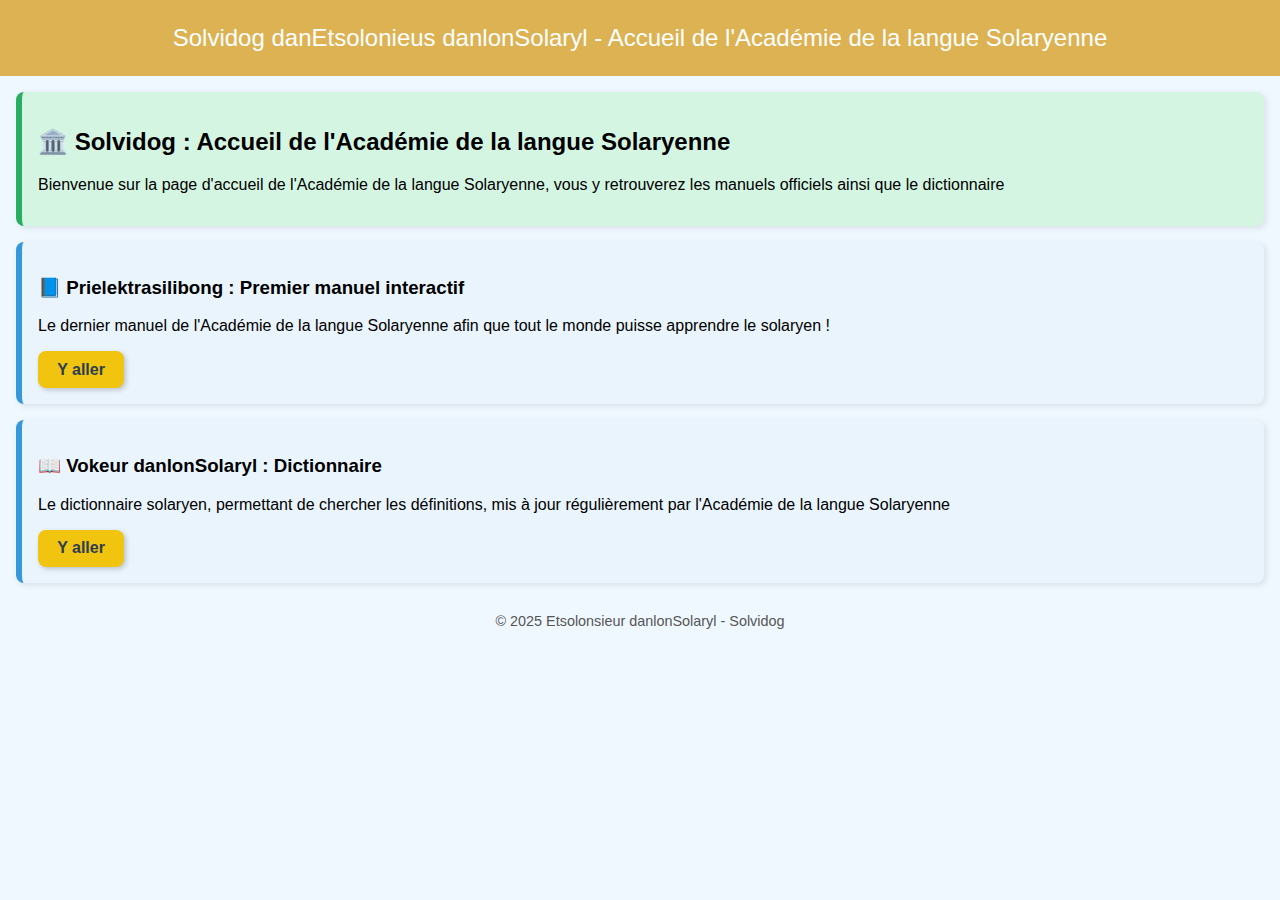
<file: index.html>
<!--
   Copyright 2025 Timoh de Solarys

   Licensed under the Apache License, Version 2.0 (the "License");
   you may not use this file except in compliance with the License.
   You may obtain a copy of the License at

       http://www.apache.org/licenses/LICENSE-2.0

   Unless required by applicable law or agreed to in writing, software
   distributed under the License is distributed on an "AS IS" BASIS,
   WITHOUT WARRANTIES OR CONDITIONS OF ANY KIND, either express or implied.
   See the License for the specific language governing permissions and
   limitations under the License.
-->

<!DOCTYPE html>
<html lang="fr">
<head>
    <meta charset="UTF-8" />
    <meta name="viewport" content="width=device-width, initial-scale=1.0" />
    <title>Etsolonsieur danlonSolaryl - Solvidog</title>
    <link rel="stylesheet" href="style.css" />
    <link rel="icon" href="logo.png"/>
</head>
<body>
    <header>Solvidog danEtsolonieus danlonSolaryl - Accueil de l'Académie de la langue Solaryenne</header>

    <div class="box module">
        <h2>🏛️ Solvidog : Accueil de l'Académie de la langue Solaryenne</h2>
        <p>Bienvenue sur la page d'accueil de l'Académie de la langue Solaryenne, vous y retrouverez les manuels officiels ainsi que le dictionnaire</p>
    </div>

    <div class="box exemple">
        <h3>📘 Prielektrasilibong : Premier manuel interactif</h3>
        <p>Le dernier manuel de l'Académie de la langue Solaryenne afin que tout le monde puisse apprendre le solaryen !</p>
        <button onclick="goTo('prielektrasilibong')">Y aller</button>
    </div>

    <div class="box exemple">
        <h3>📖 Vokeur danlonSolaryl : Dictionnaire</h3>
        <p>Le dictionnaire solaryen, permettant de chercher les définitions, mis à jour régulièrement par l'Académie de la langue Solaryenne</p>
        <button onclick="goTo('https://docs.google.com/spreadsheets/d/1rQRFI3tepqcKQQf5f6CvVyhTd0OoPmCeT_gY991qpPg/edit?usp=sharing')">Y aller</button>
    </div>

    <footer>
        © 2025 Etsolonsieur danlonSolaryl - Solvidog
    </footer>

    <script src="script.js"></script>
</body>
</html>
</file>
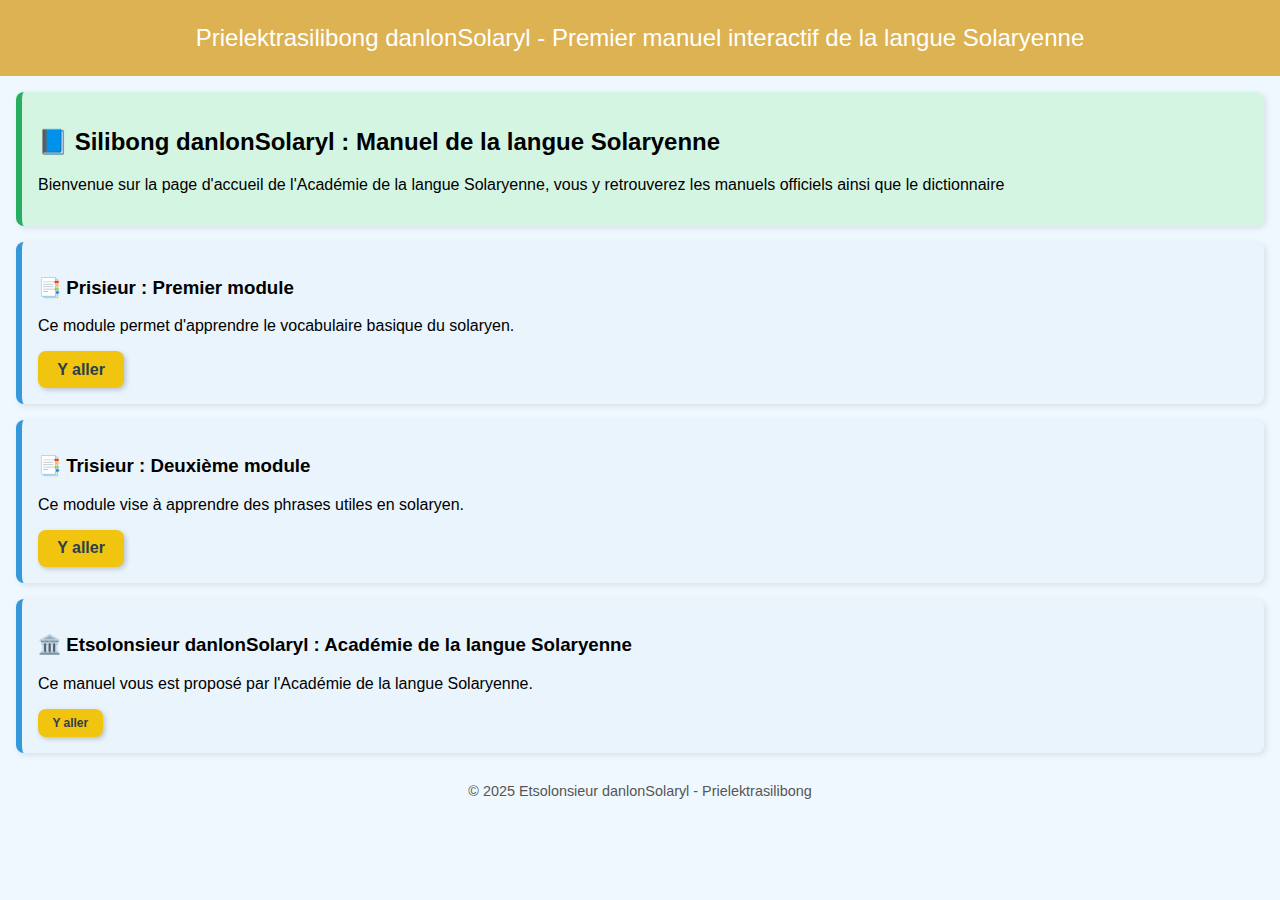
<file: prielektrasilibong/index.html>
<!--
   Copyright 2025 Timoh de Solarys

   Licensed under the Apache License, Version 2.0 (the "License");
   you may not use this file except in compliance with the License.
   You may obtain a copy of the License at

       http://www.apache.org/licenses/LICENSE-2.0

   Unless required by applicable law or agreed to in writing, software
   distributed under the License is distributed on an "AS IS" BASIS,
   WITHOUT WARRANTIES OR CONDITIONS OF ANY KIND, either express or implied.
   See the License for the specific language governing permissions and
   limitations under the License.
-->

<!DOCTYPE html>
<html lang="fr">
<head>
    <meta charset="UTF-8" />
    <meta name="viewport" content="width=device-width, initial-scale=1.0" />
    <title>Etsolonsieur danlonSolaryl - Silibong danlonSolaryl</title>
    <link rel="stylesheet" href="../style.css" />
    <link rel="icon" href="../logo.png"/>
</head>
<body>
    <header>Prielektrasilibong danlonSolaryl - Premier manuel interactif de la langue Solaryenne</header>

    <div class="box module">
        <h2>📘 Silibong danlonSolaryl : Manuel de la langue Solaryenne</h2>
        <p>Bienvenue sur la page d'accueil de l'Académie de la langue Solaryenne, vous y retrouverez les manuels officiels ainsi que le dictionnaire</p>
    </div>

    <div class="box exemple">
        <h3>📑 Prisieur : Premier module</h3>
        <p>Ce module permet d'apprendre le vocabulaire basique du solaryen.</p>
        <button onclick="goTo('prisieur')">Y aller</button>
    </div>
    
    <div class="box exemple">
        <h3>📑 Trisieur : Deuxième module</h3>
        <p>Ce module vise à apprendre des phrases utiles en solaryen.</p>
        <button onclick="goTo('trisieur')">Y aller</button>
    </div>
	
	<div class="box exemple">
        <h3>🏛️ Etsolonsieur danlonSolaryl : Académie de la langue Solaryenne</h3>
        <p>Ce manuel vous est proposé par l'Académie de la langue Solaryenne.</p>
        <button onclick="goTo('..')" class="hbtn">Y aller</button>
    </div>

    <footer>
        © 2025 Etsolonsieur danlonSolaryl - Prielektrasilibong
    </footer>

    <script src="../script.js"></script>
</body>
</html>
</file>
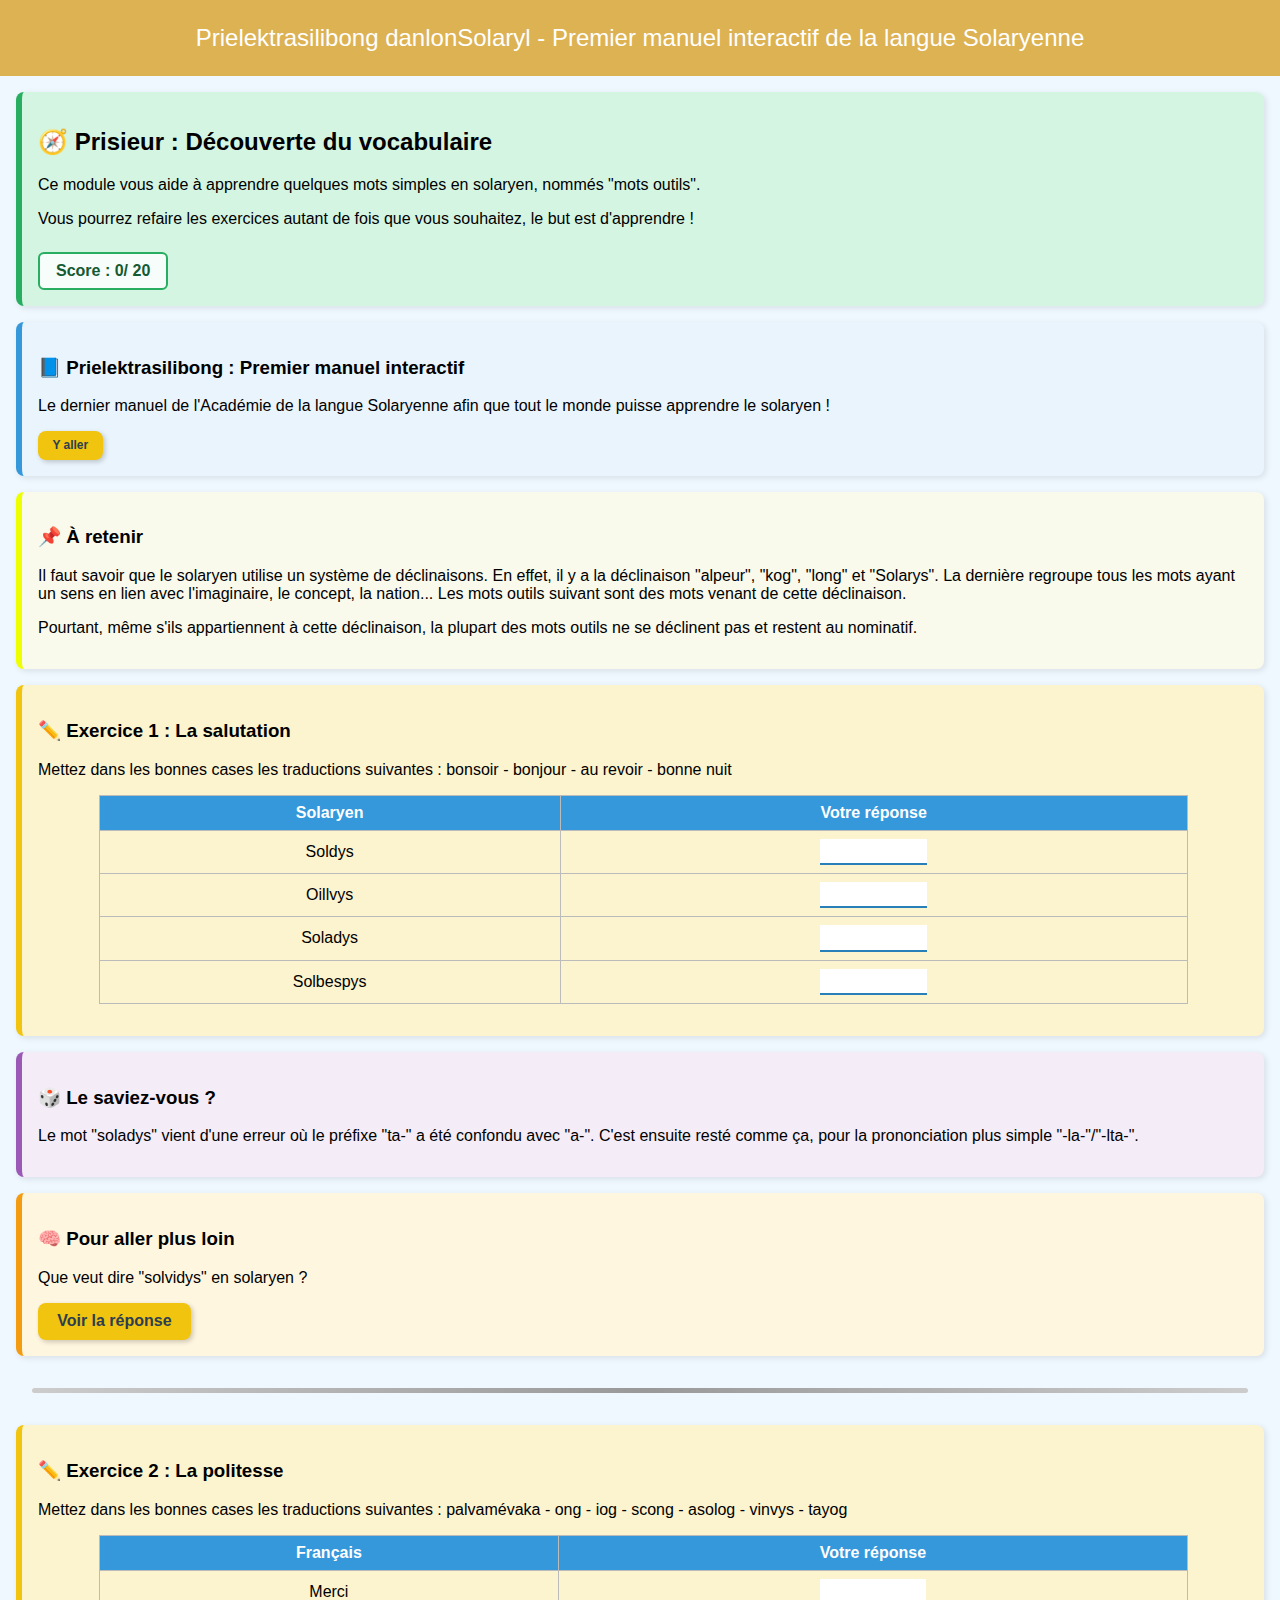
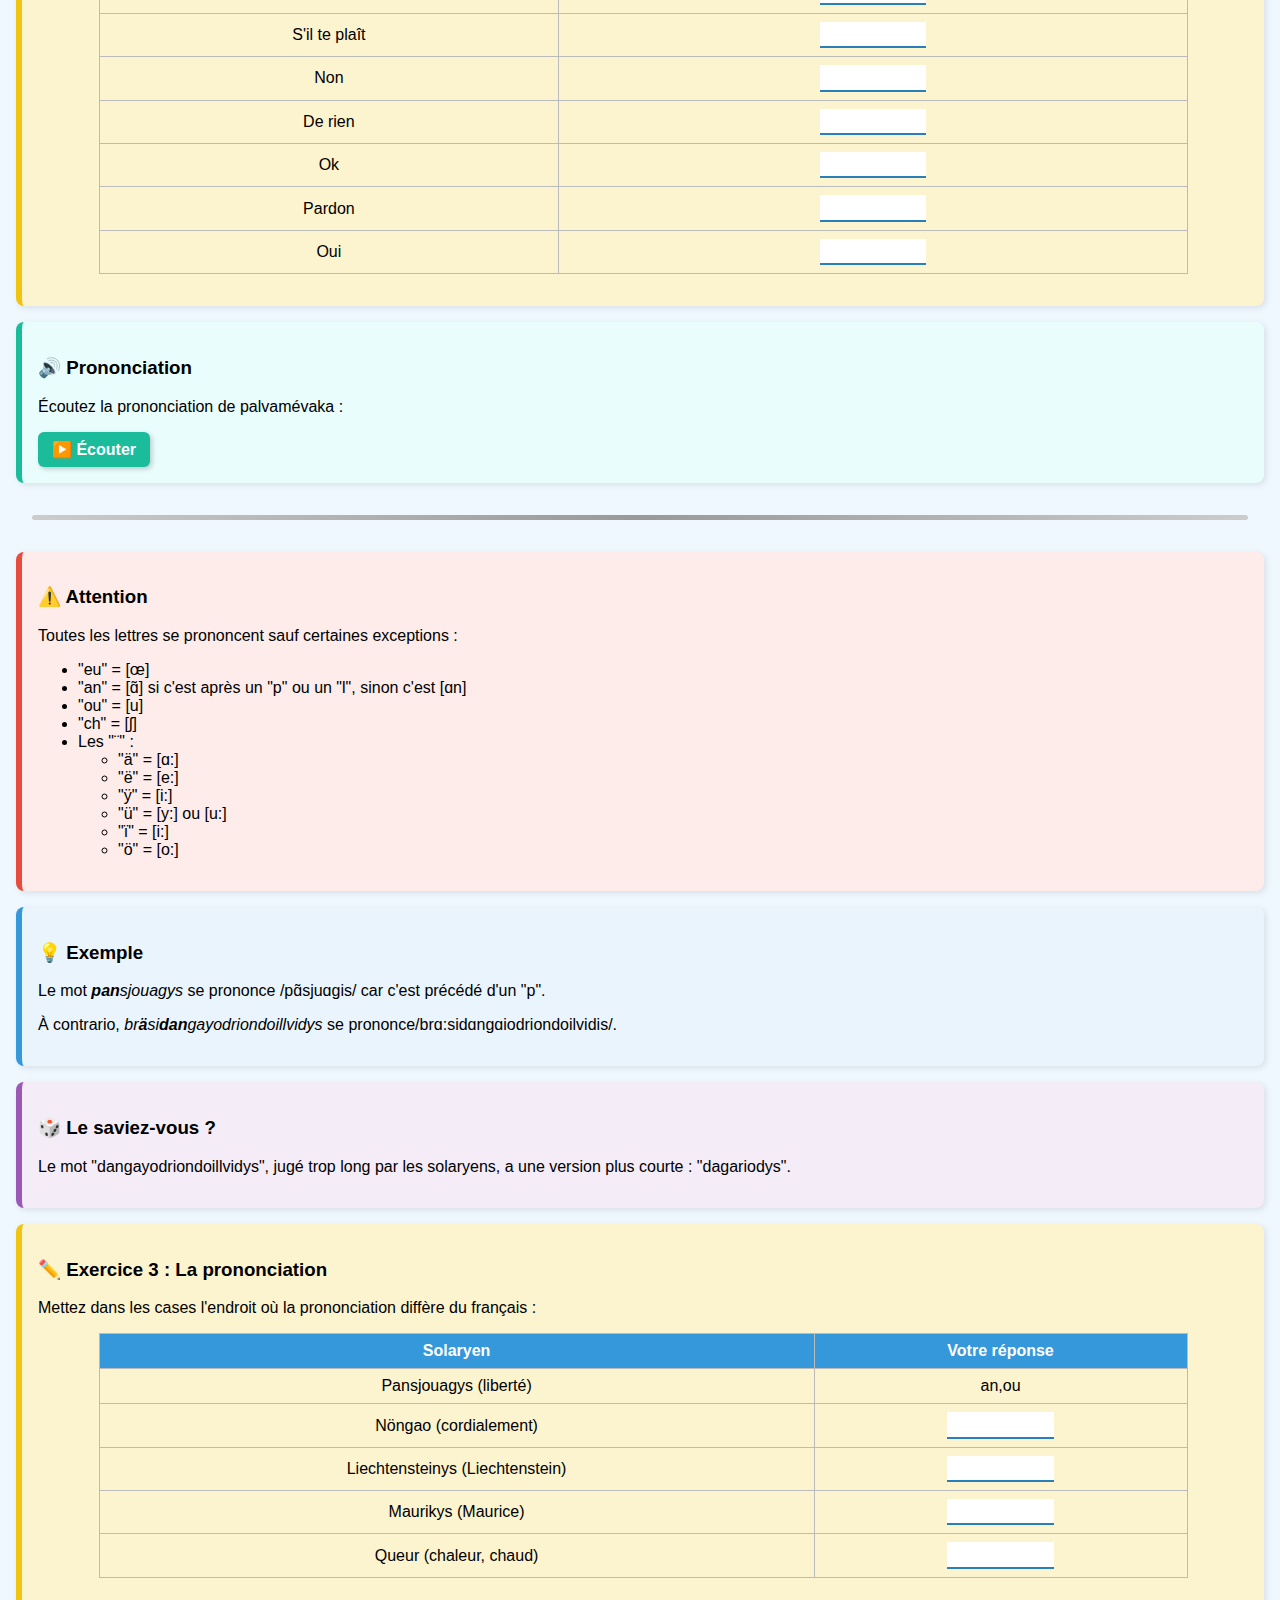
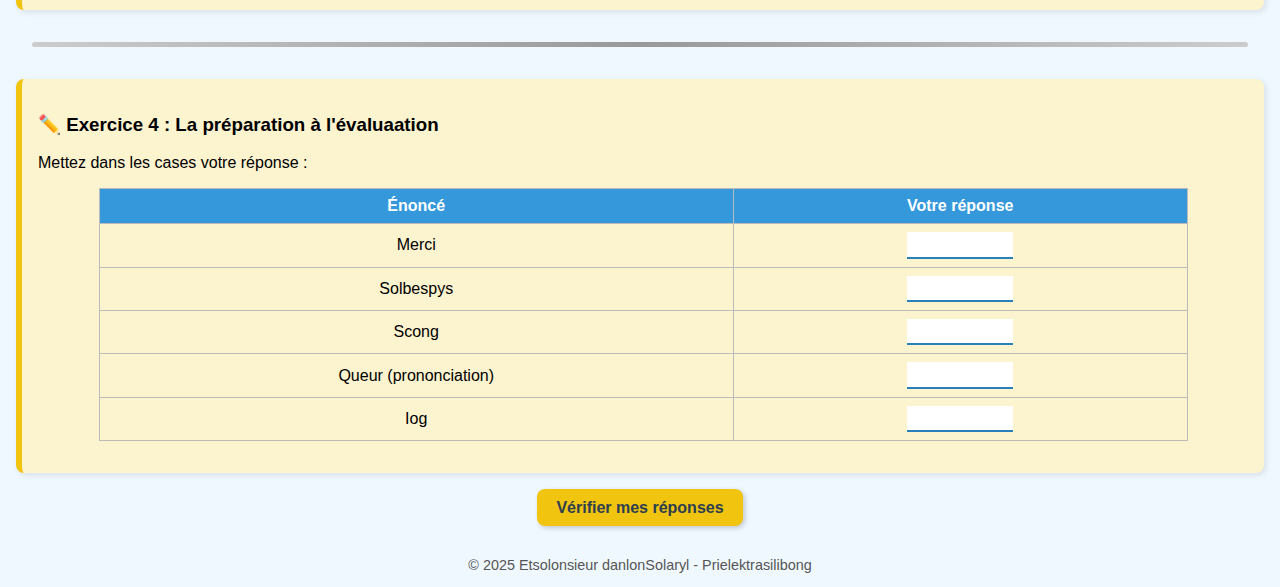
<file: prielektrasilibong/prisieur/index.html>
<!--
   Copyright 2025 Timoh de Solarys

   Licensed under the Apache License, Version 2.0 (the "License");
   you may not use this file except in compliance with the License.
   You may obtain a copy of the License at

       http://www.apache.org/licenses/LICENSE-2.0

   Unless required by applicable law or agreed to in writing, software
   distributed under the License is distributed on an "AS IS" BASIS,
   WITHOUT WARRANTIES OR CONDITIONS OF ANY KIND, either express or implied.
   See the License for the specific language governing permissions and
   limitations under the License.
-->

<!DOCTYPE html>
<html lang="fr">
<head>
    <meta charset="UTF-8"/>
    <meta name="viewport" content="width=device-width, initial-scale=1.0"/>
    <title>Etsolonsieur danlonSolaryl - Prisieur</title>
    <link rel="stylesheet" href="../../style.css"/>
    <link rel="icon" href="../../logo.png"/>
</head>
<body>
	<!-- Alors data-show-answer="true" montre la solu -->
    <header>Prielektrasilibong danlonSolaryl - Premier manuel interactif de la langue Solaryenne</header>

    <div class="box module">
        <h2>🧭 Prisieur : Découverte du vocabulaire</h2>
        <p>Ce module vous aide à apprendre quelques mots simples en solaryen, nommés "mots outils".</p>
		<p>Vous pourrez refaire les exercices autant de fois que vous souhaitez, le but est d'apprendre !</p>
        <div id="score-container">Score : <span id="score">0</span>/ <span id="total">0</span></div>
    </div>
    
	<div class="box exemple">
        <h3>📘 Prielektrasilibong : Premier manuel interactif</h3>
        <p>Le dernier manuel de l'Académie de la langue Solaryenne afin que tout le monde puisse apprendre le solaryen !</p>
        <button onclick="goTo('..')" class="hbtn">Y aller</button>
    </div>
	
	<div class="box retenir">
        <h3>📌 À retenir</h3>
        <p>Il faut savoir que le solaryen utilise un système de déclinaisons. En effet, il y a la déclinaison "alpeur", "kog", "long" et "Solarys". La dernière regroupe tous les mots ayant un sens en lien avec l'imaginaire, le concept, la nation... Les mots outils suivant sont des mots venant de cette déclinaison.</p>
        <p>Pourtant, même s'ils appartiennent à cette déclinaison, la plupart des mots outils ne se déclinent pas et restent au nominatif.</p>
    </div>

    <div class="box exercise">
        <h3>✏️ Exercice 1 : La salutation</h3>
		<p>Mettez dans les bonnes cases les traductions suivantes : bonsoir - bonjour - au revoir - bonne nuit</p>
        <table class="vocabulary-table">
            <thead>
                <tr>
                    <th>Solaryen</th>
                    <th>Votre réponse</th>
                </tr>
            </thead>
            <tbody>
                <tr>
                    <td>Soldys</td>
                    <td class="interactif"><input type="text" data-correct="bonjour"/></td>
                </tr>
                <tr>
                    <td>Oillvys</td>
                    <td class="interactif"><input type="text" data-correct="au revoir"/></td>
                </tr>
                <tr>
                    <td>Soladys</td>
                    <td class="interactif"><input type="text" data-correct="bonne nuit"/></td>
                </tr>
                <tr>
                    <td>Solbespys</td>
                    <td class="interactif"><input type="text" data-correct="bonsoir"/></td>
                </tr>
            </tbody>
        </table>
    </div>
	
    <div class="box culture">
        <h3>🎲 Le saviez-vous ?</h3>
        <p>Le mot "soladys" vient d'une erreur où le préfixe "ta-" a été confondu avec "a-". C'est ensuite resté comme ça, pour la prononciation plus simple "-la-"/"-lta-".</p>
    </div>
	
    <div class="box revealable">
        <h3>🧠 Pour aller plus loin</h3>
        <p>Que veut dire "solvidys" en solaryen ?</p>
        <button onclick="toggleReveal(this)">Voir la réponse</button>
        <div class="reveal-content">C'est "bienvenue" ou "salutation"/"salut".</div>
    </div>

    <hr>
	
	<div class="box exercise">
        <h3>✏️ Exercice 2 : La politesse</h3>
        <p>Mettez dans les bonnes cases les traductions suivantes : palvamévaka - ong - iog - scong - asolog - vinvys - tayog</p>
        <table class="vocabulary-table">
            <thead>
                <tr>
                    <th>Français</th>
                    <th>Votre réponse</th>
                </tr>
            </thead>
            <tbody>
                <tr>
                    <td>Merci</td>
                    <td class="interactif"><input type="text" data-correct="vinvys"/></td>
                </tr>
                <tr>
                    <td>S'il te plaît</td>
                    <td class="interactif"><input type="text" data-correct="palvamévaka"/></td>
                </tr>
                <tr>
                    <td>Non</td>
                    <td class="interactif"><input type="text" data-correct="tayog"/></td>
                </tr>
                <tr>
                    <td>De rien</td>
                    <td class="interactif"><input type="text" data-correct="asolog"/></td>
                </tr>
                <tr>
                    <td>Ok</td>
                    <td class="interactif"><input type="text" data-correct="ong"/></td>
                </tr>
                <tr>
                    <td>Pardon</td>
                    <td class="interactif"><input type="text" data-correct="scong"/></td>
                </tr>
                <tr>
                    <td>Oui</td>
                    <td class="interactif"><input type="text" data-correct="iog"/></td>
                </tr>
            </tbody>
        </table>
    </div>

    <div class="box audio">
        <h3>🔊 Prononciation</h3>
        <p>Écoutez la prononciation de palvamévaka :</p>
        <button onclick="playAudio(this)" data-audio="../../audios/palvamévaka.mp3">▶️ Écouter</button>
    </div>

    <hr>

    <div class="box attention">
        <h3>⚠️ Attention</h3>
        <p>Toutes les lettres se prononcent sauf certaines exceptions :</p>
        <ul>
            <li>"eu" = [œ]</li>
            <li>"an" = [ɑ̃] si c'est après un "p" ou un "l", sinon c'est [ɑn]</li>
            <li>"ou" = [u]</li>
            <li>"ch" = [ʃ]</li>
            <li>
                Les "¨" :
                <ul>
                    <li>"ä" = [ɑ:]</li>
                    <li>"ë" = [e:]</li>
                    <li>"ÿ" = [i:]</li>
                    <li>"ü" = [y:] ou [u:]</li>
                    <li>"ï" = [i:]</li>
                    <li>"ö" = [o:]</li>
                </ul>
            </li>
        </ul>
    </div>

    <div class="box exemple">
        <h3>💡 Exemple</h3>
        <p>Le mot <i><b>pan</b>sjouagys</i> se prononce /pɑ̃sjuɑgis/ car c'est précédé d'un "p".</p>
        <p>À contrario, <i>br<b>ä</b>si<b>dan</b>gayodriondoillvidys</i> se prononce/brɑ:sidɑngɑiodriondoilvidis/.</p>
    </div>

    <div class="box culture">
        <h3>🎲 Le saviez-vous ?</h3>
        <p>Le mot "dangayodriondoillvidys", jugé trop long par les solaryens, a une version plus courte : "dagariodys".</p>
    </div>

    <div class="box exercise">
        <h3>✏️ Exercice 3 : La prononciation</h3>
        <p>Mettez dans les cases l'endroit où la prononciation diffère du français :</p>
        <table class="vocabulary-table">
            <thead>
                <tr>
                    <th>Solaryen</th>
                    <th>Votre réponse</th>
                </tr>
            </thead>
            <tbody>
                <tr>
                    <td>Pansjouagys (liberté)</td>
                    <td>an,ou</td>
                </tr>
                <tr>
                    <td>Nöngao (cordialement)</td>
                    <td class="interactif"><input type="text" data-correct="ö" data-show-answer="true"/></td>
                </tr>
                <tr>
                    <td>Liechtensteinys (Liechtenstein)</td>
                    <td class="interactif"><input type="text" data-correct="ch" data-show-answer="true"/></td>
                </tr>
                <tr>
                    <td>Maurikys (Maurice)</td>
                    <td class="interactif"><input type="text" data-correct="au" data-show-answer="true"/></td>
                </tr>
                <tr>
                    <td>Queur (chaleur, chaud)</td>
                    <td class="interactif"><input type="text" data-correct="qu" data-show-answer="true"/></td>
                </tr>
            </tbody>
        </table>
    </div>

    <hr>

    <div class="box exercise">
        <h3>✏️ Exercice 4 : La préparation à l'évaluaation</h3>
        <p>Mettez dans les cases votre réponse :</p>
        <table class="vocabulary-table">
            <thead>
                <tr>
                    <th>Énoncé</th>
                    <th>Votre réponse</th>
                </tr>
            </thead>
            <tbody>
                <tr>
                    <td>Merci</td>
                    <td class="interactif"><input type="text" data-correct="vinvys" data-show-answer="true"/></td>
                </tr>
                <tr>
                    <td>Solbespys</td>
                    <td class="interactif"><input type="text" data-correct="bonsoir" data-show-answer="true"/></td>
                </tr>
                <tr>
                    <td>Scong</td>
                    <td class="interactif"><input type="text" data-correct="pardon" data-show-answer="true"/></td>
                </tr>
                <tr>
                    <td>Queur (prononciation)</td>
                    <td class="interactif"><input type="text" data-correct="qu" data-show-answer="true"/></td>
                </tr>
                <tr>
                    <td>Iog</td>
                    <td class="interactif"><input type="text" data-correct="oui" data-show-answer="true"/></td>
                </tr>
            </tbody>
        </table>
    </div>

    <p style="text-align: center;"><button onclick="checkAnswers()">Vérifier mes réponses</button></p>

    <footer>
        © 2025 Etsolonsieur danlonSolaryl - Prielektrasilibong
    </footer>

    <script src="../../script.js"></script>
</body>
</html>
</file>
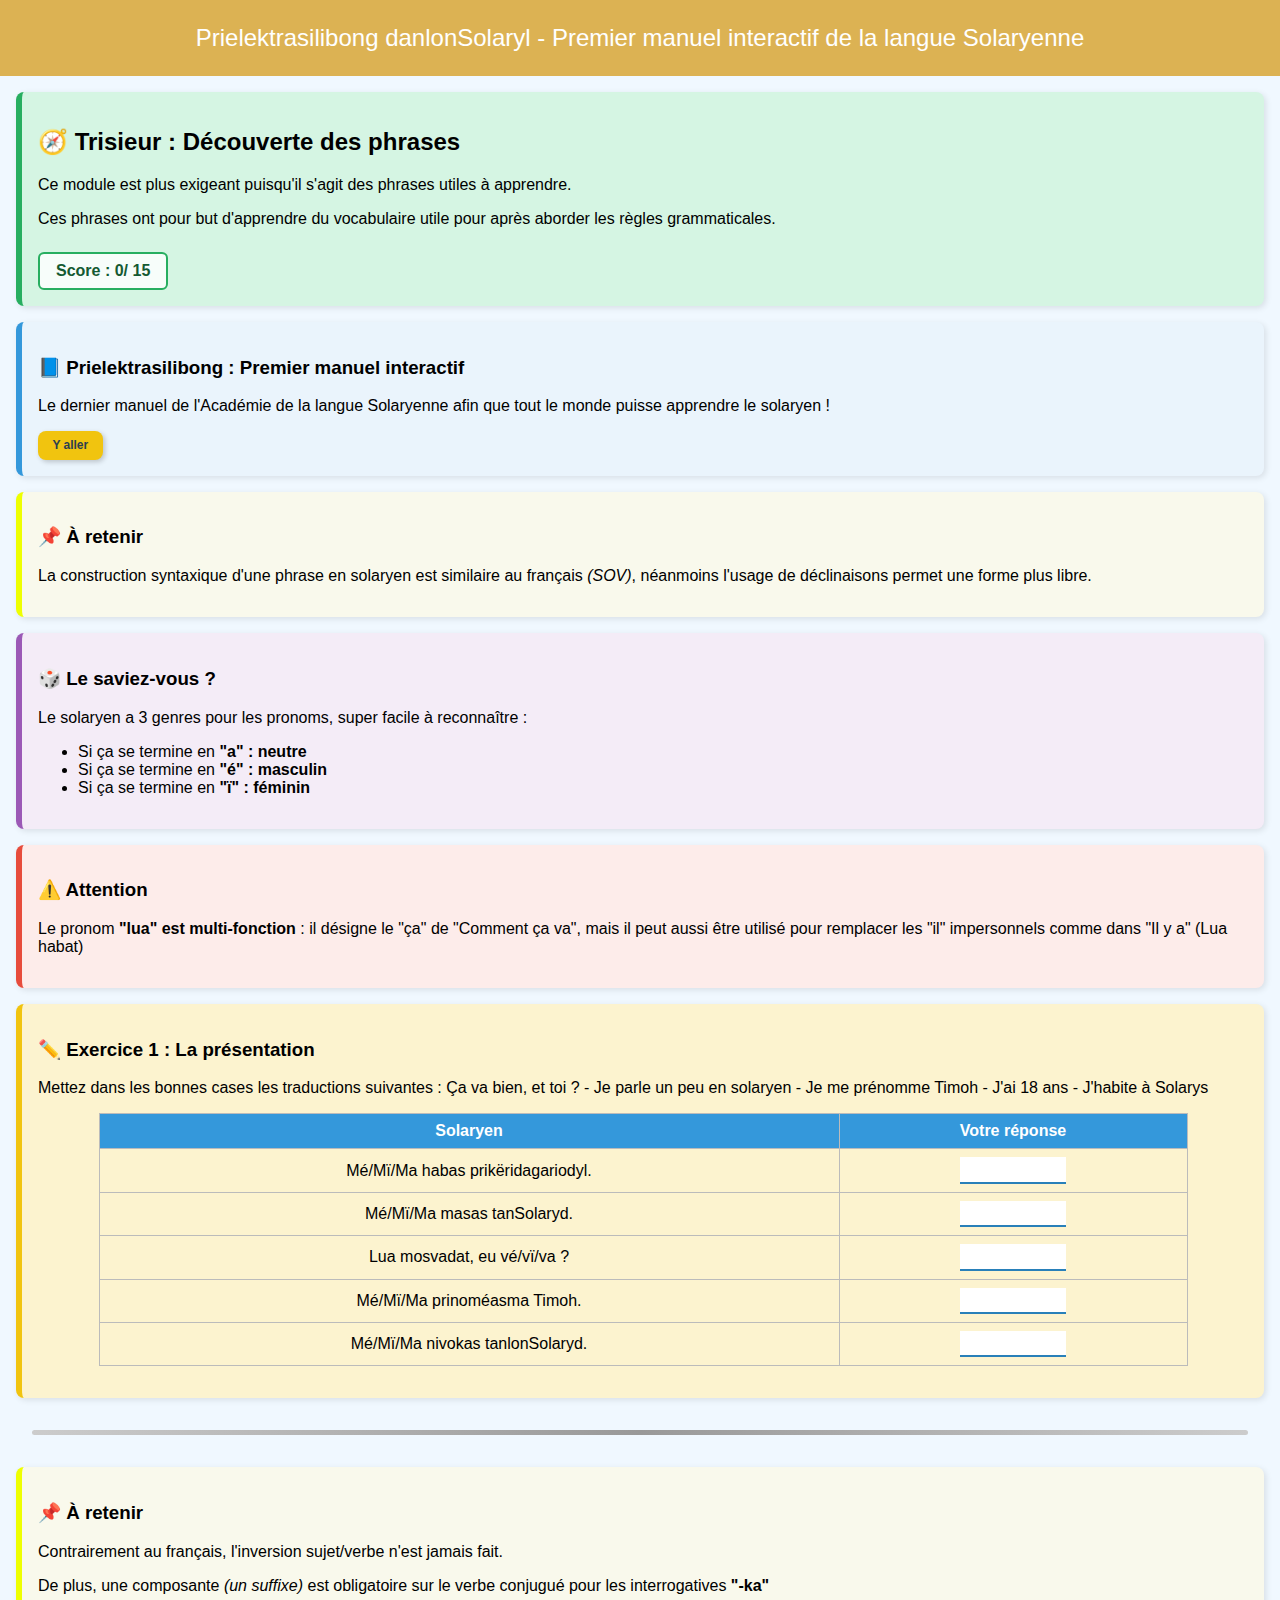
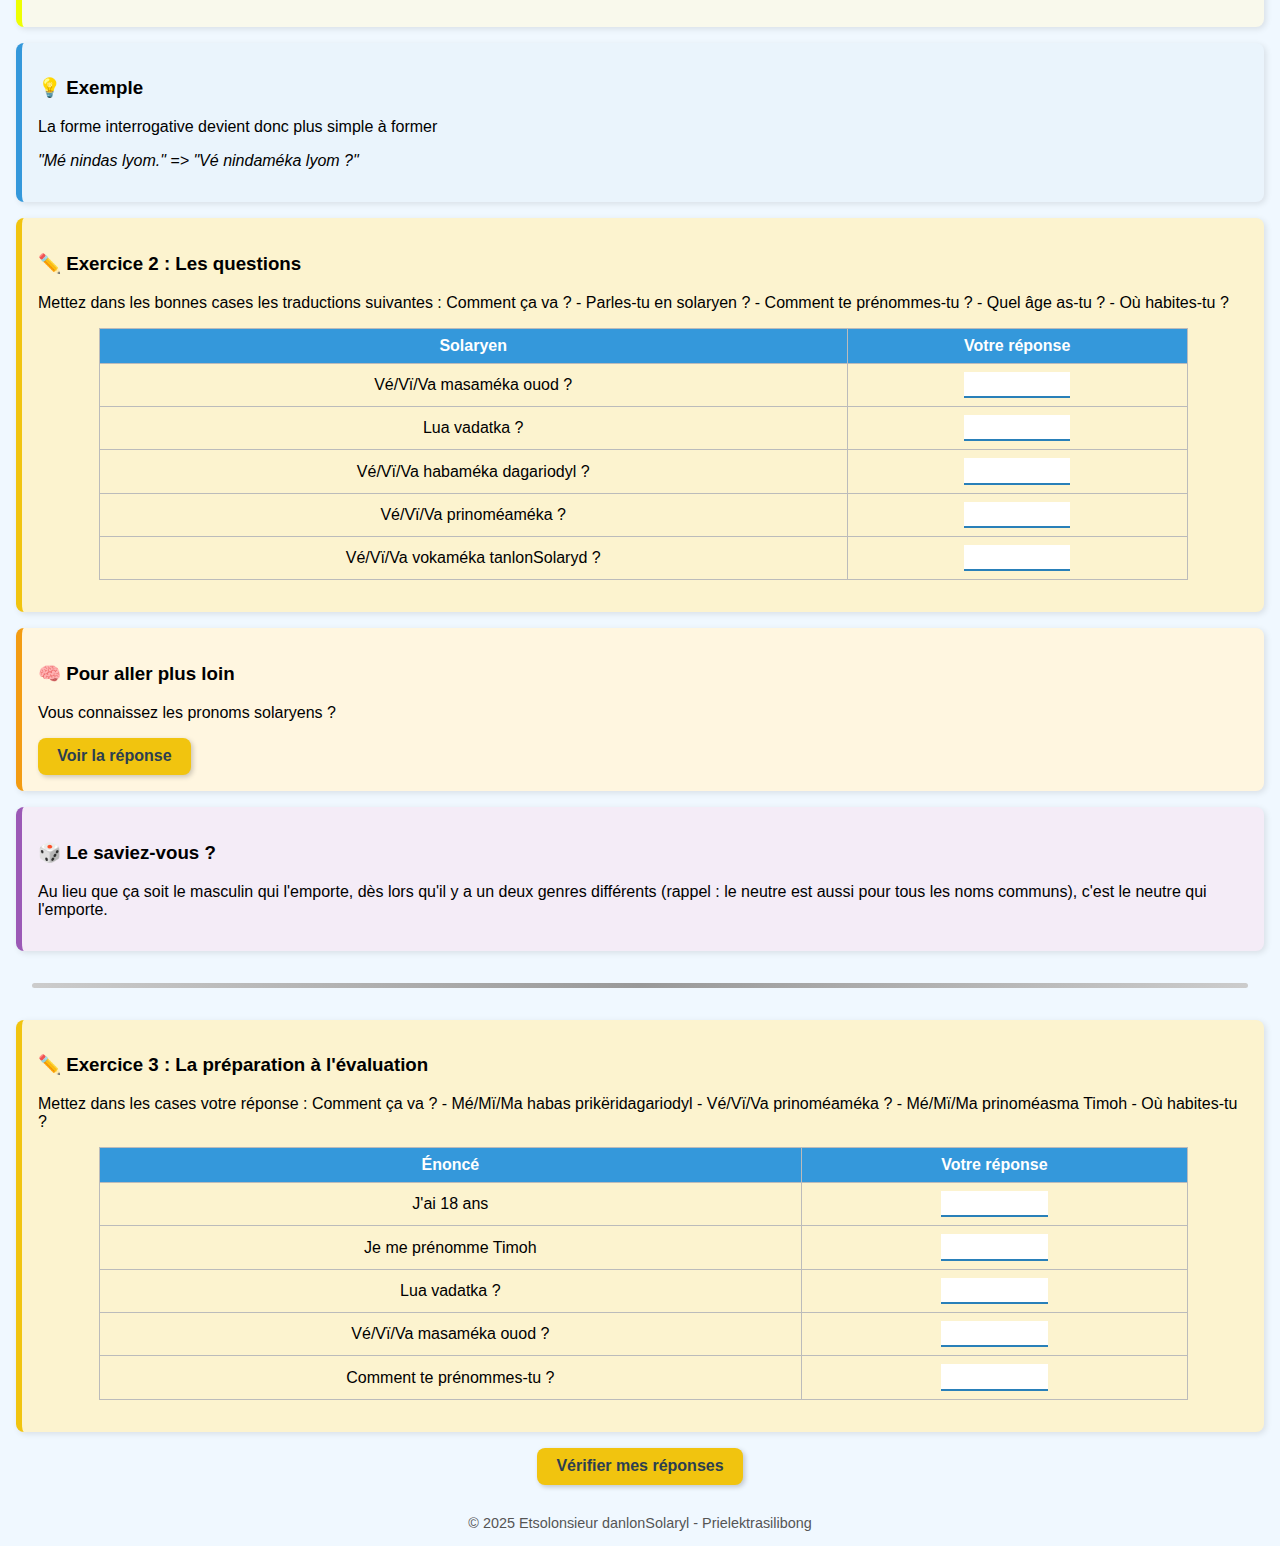
<file: prielektrasilibong/trisieur/index.html>
<!--
   Copyright 2025 Timoh de Solarys

   Licensed under the Apache License, Version 2.0 (the "License");
   you may not use this file except in compliance with the License.
   You may obtain a copy of the License at

       http://www.apache.org/licenses/LICENSE-2.0

   Unless required by applicable law or agreed to in writing, software
   distributed under the License is distributed on an "AS IS" BASIS,
   WITHOUT WARRANTIES OR CONDITIONS OF ANY KIND, either express or implied.
   See the License for the specific language governing permissions and
   limitations under the License.
-->

<!DOCTYPE html>
<html lang="fr">
<head>
    <meta charset="UTF-8"/>
    <meta name="viewport" content="width=device-width, initial-scale=1.0"/>
    <title>Etsolonsieur danlonSolaryl - Trisieur</title>
    <link rel="stylesheet" href="../../style.css"/>
    <link rel="icon" href="../../logo.png"/>
</head>
<body>
	<!-- Alors data-show-answer="true" montre la solu -->
    <header>Prielektrasilibong danlonSolaryl - Premier manuel interactif de la langue Solaryenne</header>

    <div class="box module">
        <h2>🧭 Trisieur : Découverte des phrases</h2>
        <p>Ce module est plus exigeant puisqu'il s'agit des phrases utiles à apprendre.</p>
		<p>Ces phrases ont pour but d'apprendre du vocabulaire utile pour après aborder les règles grammaticales.</p>
        <div id="score-container">Score : <span id="score">0</span>/ <span id="total">0</span></div>
    </div>
    
	<div class="box exemple">
        <h3>📘 Prielektrasilibong : Premier manuel interactif</h3>
        <p>Le dernier manuel de l'Académie de la langue Solaryenne afin que tout le monde puisse apprendre le solaryen !</p>
        <button onclick="goTo('..')" class="hbtn">Y aller</button>
    </div>
	
	<div class="box retenir">
        <h3>📌 À retenir</h3>
        <p>La construction syntaxique d'une phrase en solaryen est similaire au français <i>(SOV)</i>, néanmoins l'usage de déclinaisons permet une forme plus libre.</p>
    </div>
    
    <div class="box culture">
        <h3>🎲 Le saviez-vous ?</h3>
        <p>Le solaryen a 3 genres pour les pronoms, super facile à reconnaître :</p>
        <ul>
            <li>Si ça se termine en <b>"a" : neutre</b></li>
            <li>Si ça se termine en <b>"é" : masculin</b></li>
            <li>Si ça se termine en <b>"ï" : féminin</b></li>
        </ul>
    </div>
    
    <div class="box attention">
        <h3>⚠️ Attention</h3>
        <p>Le pronom <b>"lua" est multi-fonction</b> : il désigne le "ça" de "Comment ça va", mais il peut aussi être utilisé pour remplacer les "il" impersonnels comme dans "Il y a" (Lua habat)</p>
    </div>

    <div class="box exercise">
        <h3>✏️ Exercice 1 : La présentation</h3>
		<p>Mettez dans les bonnes cases les traductions suivantes : Ça va bien, et toi ? - Je parle un peu en solaryen - Je me prénomme Timoh - J'ai 18 ans - J'habite à Solarys</p>
        <table class="vocabulary-table">
            <thead>
                <tr>
                    <th>Solaryen</th>
                    <th>Votre réponse</th>
                </tr>
            </thead>
            <tbody>
                <tr>
                    <td>Mé/Mï/Ma habas prikëridagariodyl.</td>
                    <td class="interactif"><input type="text" data-correct="J'ai 18 ans" data-show-answer="true"/></td>
                </tr>
                <tr>
                    <td>Mé/Mï/Ma masas tanSolaryd.</td>
                    <td class="interactif"><input type="text" data-correct="J'habite à Solarys" data-show-answer="true"/></td>
                </tr>
                <tr>
                    <td>Lua mosvadat, eu vé/vï/va ?</td>
                    <td class="interactif"><input type="text" data-correct="Ça va bien, et toi ?" data-show-answer="true"/></td>
                </tr>
                <tr>
                    <td>Mé/Mï/Ma prinoméasma Timoh.</td>
                    <td class="interactif"><input type="text" data-correct="Je me prénomme Timoh" data-show-answer="true"/></td>
                </tr>
                <tr>
                    <td>Mé/Mï/Ma nivokas tanlonSolaryd.</td>
                    <td class="interactif"><input type="text" data-correct="Je parle un peu en solaryen" data-show-answer="true"/></td>
                </tr>
            </tbody>
        </table>
    </div>

    <hr>
	
	<div class="box retenir">
        <h3>📌 À retenir</h3>
        <p>Contrairement au français, l'inversion sujet/verbe n'est jamais fait.</p>
        <p>De plus, une composante <i>(un suffixe)</i> est obligatoire sur le verbe conjugué pour les interrogatives <b>"-ka"</b></p>
    </div>
    
    <div class="box exemple">
        <h3>💡 Exemple</h3>
        <p>La forme interrogative devient donc plus simple à former</p>
        <p><i>"Mé nindas lyom." => "Vé nindaméka lyom ?"</i></p>
    </div>

	<div class="box exercise">
        <h3>✏️ Exercice 2 : Les questions</h3>
        <p>Mettez dans les bonnes cases les traductions suivantes : Comment ça va ? - Parles-tu en solaryen ? - Comment te prénommes-tu ? - Quel âge as-tu ? - Où habites-tu ?</p>
        <table class="vocabulary-table">
            <thead>
                <tr>
                    <th>Solaryen</th>
                    <th>Votre réponse</th>
                </tr>
            </thead>
            <tbody>
                <tr>
                    <td>Vé/Vï/Va masaméka ouod ?</td>
                    <td class="interactif"><input type="text" data-correct="Où habites-tu ?" data-show-answer="true"/></td>
                </tr>
                <tr>
                    <td>Lua vadatka ?</td>
                    <td class="interactif"><input type="text" data-correct="Comment ça va ?" data-show-answer="true"/></td>
                </tr>
                <tr>
                    <td>Vé/Vï/Va habaméka dagariodyl ?</td>
                    <td class="interactif"><input type="text" data-correct="Quel âge as-tu ?" data-show-answer="true"/></td>
                </tr>
                <tr>
                    <td>Vé/Vï/Va prinoméaméka ?</td>
                    <td class="interactif"><input type="text" data-correct="Comment te prénommes-tu ?" data-show-answer="true"/></td>
                </tr>
                <tr>
                    <td>Vé/Vï/Va vokaméka tanlonSolaryd ?</td>
                    <td class="interactif"><input type="text" data-correct="Parles-tu en solaryen ?" data-show-answer="true"/></td>
                </tr>
            </tbody>
        </table>
    </div>

    <div class="box revealable">
        <h3>🧠 Pour aller plus loin</h3>
        <p>Vous connaissez les pronoms solaryens ?</p>
        <button onclick="toggleReveal(this)">Voir la réponse</button>
        <div class="reveal-content">
            <ul>
                <li>Je = Mé mï ma</li>
                <li>Tu/vous = Vé vï va</li>
                <li>Il elle iel = Lé lï la</li>
                <li>Nous = Gé gï ga</li>
                <li>Ils elles iels = Loé loï loa</li>
                <li>Ça = Lua</li>
            </ul>
        </div>
    </div>

    <div class="box culture">
        <h3>🎲 Le saviez-vous ?</h3>
        <p>Au lieu que ça soit le masculin qui l'emporte, dès lors qu'il y a un deux genres différents (rappel : le neutre est aussi pour tous les noms communs), c'est le neutre qui l'emporte.</p>
    </div>

    <hr>

    <div class="box exercise">
        <h3>✏️ Exercice 3 : La préparation à l'évaluation</h3>
        <p>Mettez dans les cases votre réponse : Comment ça va ? - Mé/Mï/Ma habas prikëridagariodyl - Vé/Vï/Va prinoméaméka ? - Mé/Mï/Ma prinoméasma Timoh - Où habites-tu ?</p>
        <table class="vocabulary-table">
            <thead>
                <tr>
                    <th>Énoncé</th>
                    <th>Votre réponse</th>
                </tr>
            </thead>
            <tbody>
                <tr>
                    <td>J'ai 18 ans</td>
                    <td class="interactif"><input type="text" data-correct="Mé/Mï/Ma habas prikëridagariodyl" data-show-answer="true"/></td>
                </tr>
                <tr>
                    <td>Je me prénomme Timoh</td>
                    <td class="interactif"><input type="text" data-correct="Mé/Mï/Ma prinoméasma Timoh" data-show-answer="true"/></td>
                </tr>
                <tr>
                    <td>Lua vadatka ?</td>
                    <td class="interactif"><input type="text" data-correct="Comment ça va ?" data-show-answer="true"/></td>
                </tr>
                <tr>
                    <td>Vé/Vï/Va masaméka ouod ?</td>
                    <td class="interactif"><input type="text" data-correct="Où habites-tu ?" data-show-answer="true"/></td>
                </tr>
                <tr>
                    <td>Comment te prénommes-tu ?</td>
                    <td class="interactif"><input type="text" data-correct="Vé/Vï/Va prinoméaméka ?" data-show-answer="true"/></td>
                </tr>
            </tbody>
        </table>
    </div>

    <p style="text-align: center;"><button onclick="checkAnswers()">Vérifier mes réponses</button></p>

    <footer>
        © 2025 Etsolonsieur danlonSolaryl - Prielektrasilibong
    </footer>

    <script src="../../script.js"></script>
</body>
</html>
</file>
<file: style.css>
/*
   Copyright 2025 Timoh de Solarys

   Licensed under the Apache License, Version 2.0 (the "License");
   you may not use this file except in compliance with the License.
   You may obtain a copy of the License at

       http://www.apache.org/licenses/LICENSE-2.0

   Unless required by applicable law or agreed to in writing, software
   distributed under the License is distributed on an "AS IS" BASIS,
   WITHOUT WARRANTIES OR CONDITIONS OF ANY KIND, either express or implied.
   See the License for the specific language governing permissions and
   limitations under the License.
*/

body {
    font-family: 'Segoe UI', sans-serif;
    margin: 0;
    background-color: #f0f8ff;
}

header {
    background-color: #dcb253;
    color: white;
    padding: 1em;
    text-align: center;
    font-size: 1.5em;
}

.hbtn {
    font-size: 12px;
}

.box {
    background-color: #fffbea;
    border-left: 6px solid #f1c40f;
    padding: 1em;
    margin: 1em;
    border-radius: 8px;
    box-shadow: 2px 2px 6px rgba(0,0,0,0.1);
}

.module {
    background-color: #d5f5e3;
    border-color: #27ae60;
}

.exercise {
    background-color: #fcf3cf;
    border-color: #f1c40f;
}

.retenir {
    border-color: #eeff01;
    background-color: #f9f9ec;
}

.exemple {
    border-color: #3498db;
    background-color: #eaf4fc;
}

.attention {
    border-color: #e74c3c;
    background-color: #fdecea;
}

.culture {
    border-color: #9b59b6;
    background-color: #f4ecf7;
}

.revealable {
    border-color: #f39c12;
    background-color: #fff6e0;
}

.audio {
  border-color: #1abc9c;
  background-color: #e8fdfc;
}

.box.audio button {
  background-color: #1abc9c;
  color: white;
  border: none;
  padding: 8px 14px;
  font-size: 16px;
  border-radius: 6px;
  cursor: pointer;
  transition: background-color 0.2s ease;
}

.box.audio button:hover {
  background-color: #16a085;
}

.reveal-content {
    display: none;
    margin-top: 0.5em;
    padding: 0.8em;
    background-color: #fff;
    border: 1px dashed #f39c12;
    border-radius: 6px;
    transition: all 0.3s ease;
}

.vocabulary-table {
    width: 90%;
    margin: 1em auto;
    border-collapse: collapse;
}

.vocabulary-table th, .vocabulary-table td {
    border: 1px solid #bbb;
    padding: 0.5em;
    text-align: center;
}

.vocabulary-table th {
    background-color: #3498db;
    color: white;
}

.interactif input {
    border: none;
    border-bottom: 2px solid #2980b9;
    padding: 0.2em;
    font-size: 1em;
    width: 100px;
    text-align: center;
}

.interactif input.correct {
    border-color: green;
}

.interactif input.incorrect {
    border-color: red;
}

footer {
    text-align: center;
    padding: 1em;
    font-size: 0.9em;
    color: #555;
}

.feedback {
    color: red;
    font-size: 0.85em;
    margin-top: 0.3em;
}

button {
    background-color: #f1c40f;
    color: #2c3e50;
    font-size: 1em;
    font-weight: bold;
    padding: 0.6em 1.2em;
    border: none;
    border-radius: 8px;
    cursor: pointer;
    box-shadow: 2px 2px 5px rgba(0,0,0,0.2);
    transition: background-color 0.3s ease, transform 0.2s ease;
}

button:hover {
    background-color: #f39c12;
    transform: scale(1.03);
}

button:active {
    background-color: #d68910;
    transform: scale(0.98);
}

#score-container {
    font-weight: bold;
    background-color: #ffffffcc;
    border: 2px solid #27ae60;
    color: #145a32;
    padding: 0.5em 1em;
    display: inline-block;
    margin-top: 0.5em;
    border-radius: 6px;
}

hr {
   border: none;
   height: 5px;
   background: linear-gradient(to right, #ccc, #999, #ccc);
   margin: 2em;
   border-radius: 4px;
}
</file>
